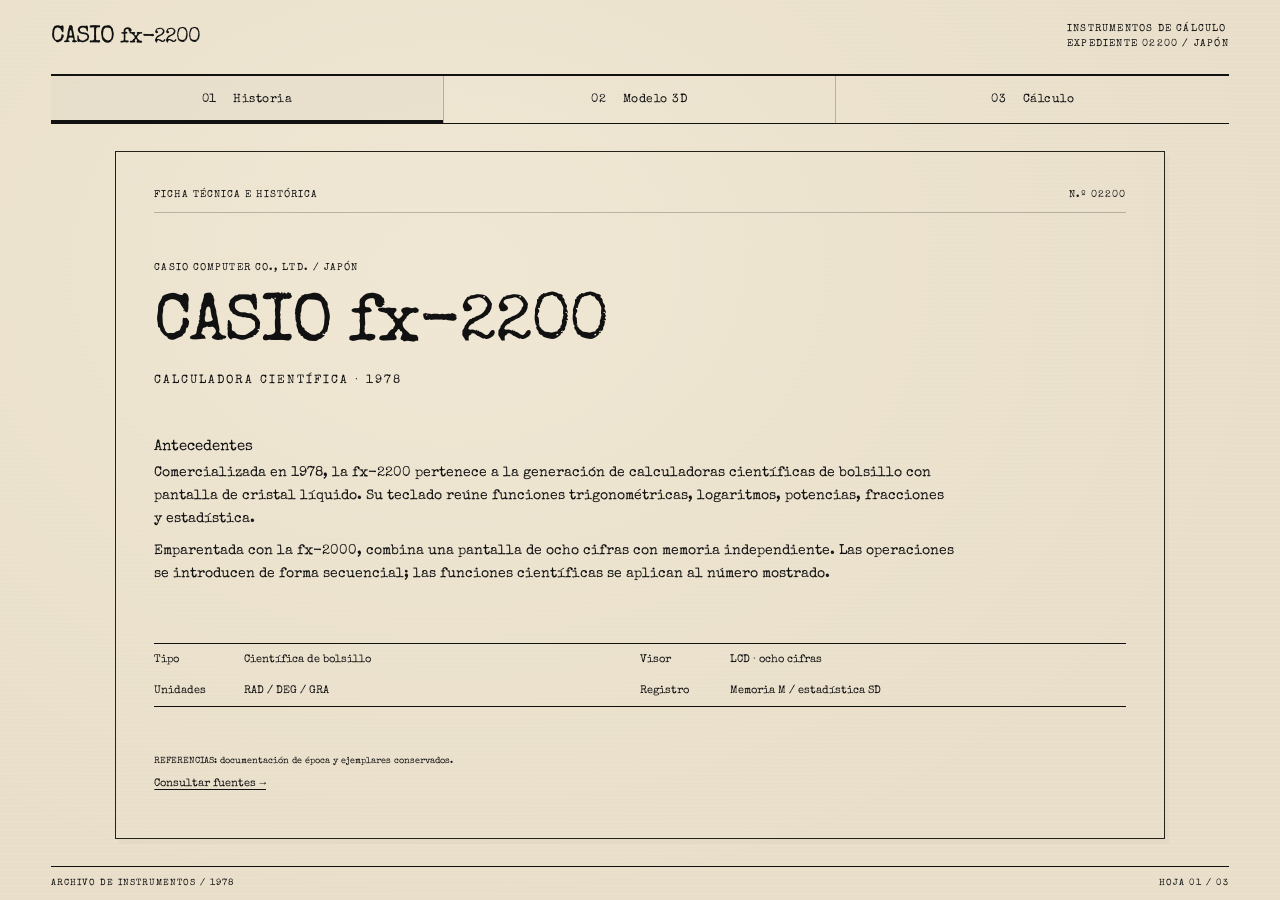
<file: app/src/main/assets/index.html>
<!doctype html>
<html lang="es">
<head>
<meta charset="utf-8"><meta name="viewport" content="width=device-width, initial-scale=1, viewport-fit=cover">
<meta name="theme-color" content="#e9dfca">
<meta http-equiv="Content-Security-Policy" content="default-src 'self'; script-src 'self'; style-src 'self' 'unsafe-inline'; img-src 'self' data: blob:; font-src 'self'; connect-src 'self' blob:; worker-src 'self' blob:; object-src 'none'; base-uri 'none'">
<title>CASIO fx-2200 · 1978</title><link rel="stylesheet" href="styles.css">
</head>
<body>
<header class="masthead"><button class="wordmark" data-page="intro" aria-label="Casio fx-2200, inicio">CASIO <span>fx-2200</span></button><span class="file-mark">INSTRUMENTOS DE CÁLCULO<br>EXPEDIENTE 02200 / JAPÓN</span></header>
<nav class="tabs" aria-label="Secciones"><button data-page="intro" aria-current="page"><span>01</span> Historia</button><button data-page="exhibit"><span>02</span> Modelo 3D</button><button data-page="calculator"><span>03</span> Cálculo</button></nav>
<main>
<section id="intro" class="page" aria-labelledby="intro-title">
  <div class="history-sheet">
    <div class="document-line"><span>FICHA TÉCNICA E HISTÓRICA</span><span>N.º 02200</span></div>
    <div class="history-heading"><p class="eyebrow">CASIO COMPUTER CO., LTD. / JAPÓN</p><h1 id="intro-title">CASIO <span>fx-2200</span></h1><p class="subtitle">CALCULADORA CIENTÍFICA · 1978</p></div>
    <div class="history-copy"><h2>Antecedentes</h2><p>Comercializada en 1978, la fx-2200 pertenece a la generación de calculadoras científicas de bolsillo con pantalla de cristal líquido. Su teclado reúne funciones trigonométricas, logaritmos, potencias, fracciones y estadística.</p><p>Emparentada con la fx-2000, combina una pantalla de ocho cifras con memoria independiente. Las operaciones se introducen de forma secuencial; las funciones científicas se aplican al número mostrado.</p></div>
    <dl class="specifications"><div><dt>Tipo</dt><dd>Científica de bolsillo</dd></div><div><dt>Visor</dt><dd>LCD · ocho cifras</dd></div><div><dt>Unidades</dt><dd>RAD / DEG / GRA</dd></div><div><dt>Registro</dt><dd>Memoria M / estadística SD</dd></div></dl>
    <div class="sheet-bottom"><p>REFERENCIAS: documentación de época y ejemplares conservados.<br><button class="text-button" id="sources-button">Consultar fuentes →</button></p></div>
  </div>
</section>
<section id="exhibit" class="page" hidden aria-labelledby="model-title">
  <div class="section-heading"><div><p class="eyebrow">02 / EXAMEN DEL EJEMPLAR</p><h2 id="model-title">CASIO fx-2200</h2></div><span class="side-label">VISTA TRIDIMENSIONAL</span></div>
  <div class="model-frame"><div class="corner top-left"></div><div class="corner bottom-right"></div><div id="scene" role="img" aria-label="Modelo tridimensional de la Casio fx-2200. Arrastre para girarlo."></div><p id="model-status" role="status">Modelo local preparado para su examen.</p><div class="model-tools"><button id="reset-camera">Restablecer vista</button></div></div>
  <div class="page-bottom"><p>Arrastrar: girar. Pellizcar o rueda: acercar.</p></div>
</section>
<section id="calculator" class="page" hidden aria-labelledby="calc-title">
  <div class="section-heading"><div><p class="eyebrow">03 / MESA DE CÁLCULO</p><h2 id="calc-title">Operación del instrumento</h2></div><button id="copy-result" class="small-button">Copiar resultado</button></div>
  <div class="calc-workspace">
    <aside class="operating-note"><span class="note-number">INSTRUCCIÓN / 01</span><h3>Entrada secuencial</h3><p>Introduzca el valor y después pulse la función.</p><p class="example">30 → sin<br>DEG: 0.5</p><p>El selector MODE recorre RAD, DEG, GRA y SD.</p><div class="note-rule"></div><p>INV activa las funciones inscritas debajo de las teclas. En SD, M+ registra datos.</p></aside>
    <div id="machine-stage"><div id="machine" aria-label="Calculadora Casio fx-2200">
      <div class="machine-brand"><button id="power" data-key="POWER" aria-label="Encender o apagar" title="Encender o apagar">I/O</button><div><strong>CASIO</strong><small>SCIENTIFIC CALCULATOR</small></div><span>fx-2200</span></div>
      <div class="display-surround"><div class="lcd"><div class="annunciators"><span id="mode-indicator">RAD</span><span id="memory-indicator"></span><span id="prefix-indicator"></span><span id="pending-indicator"></span></div><output id="display" aria-live="polite" aria-label="Resultado">0</output></div></div>
      <div id="scientific-keys" class="scientific-keys"></div><div id="numeric-keys" class="numeric-keys"></div>
      <div class="machine-foot">CASIO COMPUTER CO., LTD. <span>fx-2200</span></div>
    </div></div>
    <aside class="register-note"><span class="note-number">REGISTRO / M</span><h3>Memoria</h3><output id="memory-value">0</output><p>M in: guardar.<br>MR: recuperar.<br>M+: acumular.</p><div class="note-rule"></div><span class="note-number">REGISTRO / SD</span><p>Datos: <output id="stat-count">0</output></p><button id="clear-stat" class="text-button">Borrar datos SD</button><button id="clear-memory" class="text-button">Borrar memoria M</button></aside>
  </div>
  <div class="calculation-strip"><p id="calculation-notice" role="status">Preparada. Introduzca el número antes de la función.</p><div class="calculation-actions"><button id="help-button" class="text-button">Manual de operación</button><button id="settings-button" class="text-button">Ajustes</button></div></div>
</section>
</main>
<footer><span>ARCHIVO DE INSTRUMENTOS / 1978</span><span id="page-number">HOJA 01 / 03</span></footer>
<dialog id="help-dialog" aria-labelledby="help-title"><div class="dialog-heading"><h2 id="help-title">Manual de operación</h2><button id="close-help" aria-label="Cerrar manual">Cerrar ×</button></div><nav id="manual-tabs" aria-label="Capítulos del manual"></nav><article id="manual-content"></article><div class="manual-pager"><button id="manual-prev">← Anterior</button><span id="manual-page"></span><button id="manual-next">Siguiente →</button></div></dialog>
<dialog id="sources-dialog" aria-labelledby="sources-title"><div class="dialog-heading"><h2 id="sources-title">Fuentes documentales</h2><button id="close-sources" aria-label="Cerrar fuentes">Cerrar ×</button></div><nav id="sources-tabs" aria-label="Documentación histórica"><button aria-current="page">Fuentes</button></nav><article id="sources-content"></article></dialog>
<dialog id="settings-dialog" aria-labelledby="settings-title"><div class="dialog-heading"><h2 id="settings-title">Ajustes</h2><button id="close-settings">Cerrar ×</button></div><div class="settings-content"><button id="haptic-toggle" aria-pressed="true">Respuesta táctil: sí</button><button id="sound-toggle" aria-pressed="true">Sonido: sí</button><button id="share-result">Compartir resultado</button><button id="mobile-clear-stat">Borrar datos SD</button><button id="mobile-clear-memory">Borrar memoria M</button></div></dialog>
<div id="toast" role="status"></div><script type="module" src="app.js"></script>
</body></html>
</file>
<file: app/src/main/assets/styles.css>
@font-face{font-family:Typewriter;src:url('./vendor/font/SpecialElite-Regular.ttf') format('truetype');font-display:swap}
:root{color-scheme:light;--paper:#e9dfca;--ink:#111;--line:#25221c;--light-line:rgba(17,17,17,.24);font-family:Typewriter,'Courier New',monospace;color:var(--ink);background:var(--paper)}
*{box-sizing:border-box}html,body{height:100%;width:100%;margin:0;overflow:hidden;overscroll-behavior:none}body{display:grid;grid-template-rows:auto auto minmax(0,1fr) auto;padding:0 clamp(12px,4vw,64px);background:radial-gradient(ellipse at 35% 30%,#f3ebd9aa,transparent 72%),repeating-linear-gradient(0deg,#00000002 0,#00000002 1px,transparent 1px,transparent 4px),var(--paper);color:#111}button,a,select{font:inherit;color:#111}button{cursor:pointer;border:1px solid var(--ink);border-radius:0;background:transparent;padding:10px 15px;touch-action:manipulation;-webkit-tap-highlight-color:transparent}button:hover{background:#00000009}button:active{transform:translateY(1px)}button:focus-visible,a:focus-visible{outline:2px solid #111;outline-offset:3px}button:disabled{opacity:.4;cursor:default}button[aria-pressed=true]{background:#d0c4aa;box-shadow:inset 0 0 0 1px #111}h1,h2,h3,p{margin:0}h1,h2,h3{font-weight:400}p{line-height:1.55}a{color:#111;text-decoration:underline;text-underline-offset:3px}[hidden]{display:none!important}.masthead{height:76px;display:flex;align-items:center;gap:24px;border-bottom:2px solid #111}.wordmark{border:0;padding:0;font-size:24px;letter-spacing:-1px;white-space:nowrap}.wordmark span{font-size:21px}.file-mark{font-size:10px;line-height:1.55;letter-spacing:1.2px;margin-left:auto}.small-button{font-size:11px;padding:8px 11px}.tabs{display:grid;grid-template-columns:repeat(3,1fr);border-bottom:1px solid var(--ink);height:48px}.tabs button{border:0;border-right:1px solid var(--light-line);font-size:12px;letter-spacing:.5px}.tabs button:last-child{border-right:0}.tabs span{margin-right:12px}.tabs button[aria-current=page]{box-shadow:inset 0 -3px #111;background:#00000005}main{min-height:0;position:relative}.page{height:100%;min-height:0;padding:clamp(14px,3vh,34px) 0;display:flex;flex-direction:column;gap:18px}footer{height:34px;display:flex;justify-content:space-between;align-items:center;border-top:1px solid #111;font-size:9px;letter-spacing:1px}.history-sheet{width:min(100%,1050px);height:100%;margin:auto;display:flex;flex-direction:column;justify-content:space-between;gap:12px;border:1px solid var(--line);padding:clamp(18px,3vw,40px);position:relative;box-shadow:4px 5px 0 #00000006}.document-line{font-size:10px;display:flex;justify-content:space-between;letter-spacing:1px;border-bottom:1px solid var(--light-line);padding-bottom:12px}.eyebrow{font-size:10px;letter-spacing:1.1px;line-height:1.4}.history-heading h1{font-size:clamp(34px,5.6vw,66px);line-height:1.2;margin:12px 0 6px;letter-spacing:-2px}.history-heading h1 span{white-space:nowrap}.subtitle{font-size:12px;letter-spacing:2px}.history-copy{max-width:800px}.history-copy h2{font-size:15px;margin-bottom:8px}.history-copy p{font-size:clamp(11px,1.2vw,14px);margin-bottom:9px;line-height:1.65}.specifications{display:grid;grid-template-columns:1fr 1fr;margin:0;border-top:1px solid #111;border-bottom:1px solid #111}.specifications div{display:flex;gap:12px;padding:10px 0;font-size:11px}.specifications dt{min-width:78px}.specifications dd{margin:0}.sheet-bottom{display:flex;align-items:end;justify-content:space-between;gap:15px}.sheet-bottom p{font-size:9px;line-height:1.65}.text-button{border:0;padding:6px 0;font-size:11px;text-decoration:underline;text-underline-offset:3px;text-align:left}.primary{font-size:12px;white-space:nowrap;padding:13px 16px;box-shadow:3px 3px 0 #111}.section-heading{display:flex;justify-content:space-between;align-items:center;gap:12px;flex-shrink:0}.section-heading h2{font-size:22px;margin-top:5px}.side-label{font-size:10px;letter-spacing:1px}.model-frame{flex:1;min-height:0;border:1px solid var(--light-line);position:relative;background:radial-gradient(ellipse at center,#fbf7ed55,transparent 65%)}#scene{position:absolute;inset:0}#scene canvas{display:block;height:100%;width:100%;touch-action:none}#model-status{position:absolute;top:15px;left:18px;right:18px;font-size:10px;pointer-events:none}.model-tools{position:absolute;bottom:16px;left:18px;right:18px;display:flex;gap:10px;justify-content:center}.model-tools button{font-size:10px;background:#e9dfcae8;padding:10px}.corner{position:absolute;width:24px;height:24px;z-index:1;pointer-events:none}.top-left{top:-1px;left:-1px;border-top:2px solid;border-left:2px solid}.bottom-right{bottom:-1px;right:-1px;border-bottom:2px solid;border-right:2px solid}.page-bottom{display:flex;align-items:center;justify-content:space-between;gap:12px}.page-bottom p{font-size:11px}.calc-workspace{display:grid;grid-template-columns:minmax(0,1fr) minmax(260px,400px) minmax(0,1fr);gap:clamp(15px,4vw,60px);flex:1;min-height:0;max-width:1120px;width:100%;align-self:center}.operating-note,.register-note{align-self:center;font-size:12px;max-width:215px}.note-number{font-size:9px;letter-spacing:.9px}.operating-note h3,.register-note h3{font-size:20px;margin:12px 0}.operating-note p,.register-note p{font-size:12px;line-height:1.65;margin-bottom:14px}.example{border-left:2px solid #111;padding:8px 0 8px 16px}.note-rule{height:1px;background:var(--light-line);margin:22px 0}.register-note{justify-self:end}.register-note>output{font-family:'Courier New',monospace;font-size:25px;display:block;border-bottom:1px solid #111;padding-bottom:10px;margin-bottom:12px;overflow-wrap:anywhere}.register-note .text-button{display:block;margin-top:10px}#machine-stage{position:relative;min-height:0;min-width:0}#machine{width:344px;height:568px;position:absolute;top:50%;left:50%;transform:translate(-50%,-50%) scale(var(--machine-scale,1));transform-origin:center;display:grid;grid-template-rows:72px 83px 174px 204px 20px;gap:0;padding:7px 14px 8px;border:2px solid #5a564d;border-radius:16px 16px 10px 10px;background:linear-gradient(112deg,#f1eddf,#d4cdbb 50%,#f1ebdd);box-shadow:inset 0 0 0 3px #ece7d8,4px 7px 0 #00000012;color:#111}.machine-brand{display:flex;align-items:center;gap:10px;border-bottom:1px solid #817a6b}.machine-brand #power{font-family:'Courier New',monospace;font-size:12px;width:32px;height:32px;padding:0;background:#b9b3a6;border:2px solid #817a6b;border-radius:4px}.machine-brand strong{font-family:Typewriter,monospace;font-size:24px;letter-spacing:-1.5px}.machine-brand small{font-family:'Courier New',monospace;font-size:7px;display:block;letter-spacing:.2px}.machine-brand>span{font-size:26px;margin-left:auto;white-space:nowrap}.display-surround{padding:12px 8px 13px;background:#605c52;margin:0 -9px 0;border-bottom:2px solid #938b7b}.lcd{height:100%;border:3px solid #aaa18a;border-radius:4px;background:#d6c997;box-shadow:inset 0 2px 5px #00000024;padding:4px 8px;color:#111;display:flex;flex-direction:column;justify-content:space-between}.annunciators{height:11px;display:flex;gap:8px;font-family:'Courier New',monospace;font-weight:bold;font-size:9px}#pending-indicator{margin-left:auto}#display{display:block;text-align:right;font-family:'Courier New',monospace;font-size:31px;line-height:1.1;letter-spacing:1px;font-weight:bold;white-space:nowrap}#display.long{font-size:22px;letter-spacing:0}.scientific-keys{display:grid;grid-template-columns:repeat(6,1fr);grid-template-rows:repeat(3,1fr);gap:3px 6px;padding:11px 0 7px}.key-cell{min-height:0;display:grid;grid-template-rows:12px 1fr 11px;gap:1px;position:relative}.key-cell>span{font-family:'Courier New',monospace;font-weight:bold;font-size:10px;line-height:11px;text-align:center;white-space:nowrap;pointer-events:none}.key-cell .key{padding:0;min-width:0;border:1px solid #555045;background:linear-gradient(#dad5c9,#bcb6a7);border-radius:4px;box-shadow:0 2px 0 #6e695d,inset 1px 1px 0 #eee8da;color:#111;font-family:'Courier New',monospace;font-size:12px;font-weight:bold}.key-cell .key:active{box-shadow:inset 0 1px 3px #0004;transform:translateY(2px)}.key-cell .key[aria-pressed=true]{background:#a79e89;box-shadow:inset 0 1px 4px #0006}.mode-cell{grid-column:span 2;grid-template-columns:1fr 1fr;grid-template-rows:12px 1fr 11px;column-gap:4px}.mode-cell>.mode-legend{grid-column:1;grid-row:1/4;font-size:8px;line-height:11px;align-self:center;text-align:left}.mode-cell>.key-label{grid-column:2;grid-row:1}.mode-cell>.key{grid-column:2;grid-row:2}.mode-cell>.key-secondary{grid-column:2;grid-row:3}.numeric-keys{display:grid;grid-template-columns:repeat(5,1fr);grid-template-rows:repeat(4,1fr);gap:7px 10px;padding:4px 1px 8px}.numeric-keys .key-cell{grid-template-rows:1fr 10px;gap:0}.numeric-keys .key-label{display:none}.numeric-keys .key{font-size:25px;border-radius:5px;background:linear-gradient(#e5ddcc,#c7beaa)}.numeric-keys .key[data-key=EXP],.numeric-keys .key[data-key=MPLUS]{font-size:15px}.numeric-keys .clear-key{background:linear-gradient(#e4c899,#c6a876)}.machine-foot{display:flex;justify-content:space-between;align-items:center;border-top:1px solid #a69d89;font-family:'Courier New',monospace;font-size:7px;letter-spacing:.4px}.machine-foot span{font-family:Typewriter,monospace;font-size:10px}.calculation-strip{display:flex;gap:12px;justify-content:space-between;align-items:center;border-top:1px solid var(--light-line);padding-top:9px;flex-shrink:0;min-height:34px}.calculation-strip p{font-size:11px;line-height:1.3}.calculation-strip .text-button{flex-shrink:0}dialog{color:#111;background:var(--paper);border:1px solid #111;border-radius:0;box-shadow:7px 7px 0 #0002;padding:24px;width:min(680px,calc(100vw - 24px));height:min(530px,calc(100dvh - 32px));max-height:calc(100dvh - 32px);overflow:hidden}dialog[open]{display:flex;flex-direction:column;gap:16px}dialog::backdrop{background:#1c180f88}.dialog-heading{display:flex;align-items:center;justify-content:space-between;gap:10px;border-bottom:1px solid #111;padding-bottom:12px;flex-shrink:0}.dialog-heading h2{font-size:20px}.dialog-heading button{font-size:11px;padding:7px}#manual-tabs{display:grid;grid-template-columns:repeat(6,1fr);gap:4px;flex-shrink:0}#manual-tabs button{font-size:10px;padding:8px 3px}#manual-content{flex:1;min-height:0;font-size:13px;line-height:1.5}#manual-content h3{font-size:20px;margin-bottom:14px}#manual-content p{margin-bottom:12px}#manual-content .manual-example{border-left:2px solid #111;padding:8px 12px;background:#00000004;font-size:12px}#manual-content .source-list{font-size:11px;line-height:1.7;overflow-wrap:anywhere}#manual-content small{font-size:10px;line-height:1.4;display:block}#manual-content a{cursor:pointer}.manual-pager{display:flex;justify-content:space-between;align-items:center;border-top:1px solid #111;padding-top:12px;flex-shrink:0;font-size:11px}.manual-pager button{font-size:11px;padding:8px}.settings-content{display:grid;grid-template-columns:1fr 1fr;gap:12px;font-size:12px}.settings-content>p,.mode-options{grid-column:1/-1}.mode-options{display:flex;gap:8px}.mode-options button{flex:1}.settings-content>button{font-size:11px}#toast{position:fixed;bottom:44px;left:50%;transform:translateX(-50%);max-width:calc(100% - 30px);background:var(--paper);border:1px solid #111;padding:12px 18px;box-shadow:3px 3px #0002;font-size:11px;visibility:hidden;z-index:5}#toast.visible{visibility:visible}
@media(max-width:850px){.calc-workspace{grid-template-columns:1fr minmax(240px,344px);gap:25px}.register-note{display:none}.history-copy p{font-size:12px}.file-mark{font-size:9px}.history-sheet{padding:23px}.sheet-bottom{align-items:start}.sheet-bottom p{max-width:250px}.section-heading h2{font-size:19px}}
@media(max-width:600px){body{padding:0 14px}.masthead{height:58px;gap:10px}.wordmark{font-size:20px}.wordmark span{font-size:17px}.file-mark{display:none}.masthead>.small-button{margin-left:auto}.tabs{height:42px}.tabs button{font-size:10px;padding:4px}.tabs span{margin-right:4px}.page{padding:14px 0;gap:12px}.history-sheet{padding:17px;gap:10px}.document-line{font-size:8px;padding-bottom:9px;letter-spacing:.2px}.history-heading h1{font-size:38px;margin:9px 0 5px}.eyebrow{font-size:8px;letter-spacing:.6px}.subtitle{font-size:9px;letter-spacing:.6px}.history-copy h2{font-size:13px;margin-bottom:7px}.history-copy p{font-size:11px;line-height:1.5;margin-bottom:8px}.specifications{grid-template-columns:1fr}.specifications div{font-size:10px;padding:5px 0}.specifications dt{min-width:70px}.sheet-bottom{display:flex;flex-direction:column;gap:9px}.sheet-bottom p{font-size:8px;max-width:none}.sheet-bottom p br{display:none}.sheet-bottom .text-button{font-size:9px;padding:3px 0}.sheet-bottom .primary{width:100%;font-size:11px;padding:11px}.section-heading h2{font-size:17px}.side-label{font-size:8px}.model-tools{bottom:12px;left:8px;right:8px;gap:7px}.model-tools button{font-size:9px;padding:9px}#model-status{font-size:9px;left:12px;top:12px}.page-bottom{align-items:start}.page-bottom p{font-size:9px;max-width:135px}.page-bottom .primary{font-size:10px;padding:10px}.calc-workspace{display:block;position:relative}.operating-note{display:none}#machine-stage{width:100%;height:100%}.calculation-strip p{font-size:9px}.calculation-strip .text-button{font-size:10px}footer{height:29px;font-size:7px;letter-spacing:.2px}.section-heading .small-button{font-size:9px;padding:7px}dialog{padding:17px;gap:12px}dialog[open]{gap:12px}.dialog-heading h2{font-size:17px}#manual-tabs{gap:3px}#manual-tabs button{font-size:8px;padding:8px 1px}#manual-content{font-size:11px}#manual-content h3{font-size:16px;margin-bottom:12px}#manual-content p{margin-bottom:10px}#manual-content .manual-example{font-size:10px;padding:7px 10px}#manual-content .source-list{font-size:9px;line-height:1.65}.settings-content{gap:10px}.settings-content>button{font-size:10px;padding:10px}.mode-options{gap:5px}.mode-options button{padding:10px 5px}}
@media(max-height:650px){.masthead{height:50px}.tabs{height:36px}.page{padding:9px 0;gap:8px}.history-sheet{padding:13px;gap:7px}.history-heading h1{font-size:34px;margin:5px 0}.history-heading .eyebrow{display:none}.history-copy p{font-size:10px;line-height:1.4;margin-bottom:6px}.history-copy h2{font-size:12px;margin-bottom:5px}.specifications{grid-template-columns:1fr 1fr}.specifications div{font-size:8px;gap:5px;padding:5px 0}.specifications dt{min-width:38px}.sheet-bottom p{font-size:7px}.sheet-bottom{gap:5px}.sheet-bottom .primary{padding:8px;font-size:10px}.document-line{padding-bottom:6px;font-size:8px}.subtitle{font-size:9px}.section-heading h2{font-size:15px}.section-heading .eyebrow{font-size:8px}footer{height:24px;font-size:7px}.calculation-strip{padding-top:5px;min-height:25px}.calculation-strip p{font-size:8px}.note-number{font-size:8px}.operating-note p{font-size:10px}.operating-note h3{font-size:16px}.note-rule{margin:12px 0}dialog[open]{gap:8px}dialog{padding:12px}.dialog-heading{padding-bottom:7px}.dialog-heading h2{font-size:16px}#manual-tabs button{padding:6px 2px}#manual-content{font-size:10px;line-height:1.4}#manual-content h3{font-size:15px;margin-bottom:8px}#manual-content p{margin-bottom:7px}#manual-content .manual-example{font-size:10px;padding:6px 8px}#manual-content small{font-size:8px}.manual-pager{padding-top:7px}.settings-content{gap:7px}.settings-content>button{padding:7px}.model-tools button{padding:7px}}
@media(orientation:landscape) and (max-height:500px){.masthead{height:37px}.tabs{height:31px}.page{padding:7px 0;gap:6px}.history-sheet{display:grid;grid-template-columns:1.2fr 1fr;grid-template-rows:auto auto 1fr auto;gap:7px 20px;padding:12px 18px}.document-line{grid-column:1/-1}.history-heading{grid-column:1;grid-row:2}.history-heading h1{font-size:30px}.history-copy{grid-column:1;grid-row:3/5}.history-copy p{font-size:9px}.history-copy h2{font-size:11px}.specifications{grid-column:2;grid-row:2/4;display:block}.specifications div{padding:5px 0;font-size:9px;gap:8px}.sheet-bottom{grid-column:2;grid-row:4}.sheet-bottom p{display:none}.sheet-bottom .primary{font-size:10px;padding:9px}.section-heading .eyebrow{display:none}.calc-workspace{display:grid;grid-template-columns:1fr 230px 1fr;gap:15px}.operating-note,.register-note{display:block}.operating-note h3,.register-note h3{font-size:13px;margin:5px 0}.operating-note p,.register-note p{font-size:9px;margin-bottom:6px}.operating-note .example{padding:5px 8px}.operating-note .note-rule,.operating-note .note-rule+p{display:none}.register-note>output{font-size:16px;padding-bottom:5px;margin-bottom:5px}.register-note .note-rule{margin:7px 0}.register-note .text-button{margin-top:2px;font-size:8px}.model-tools{left:auto;right:10px;bottom:10px;flex-direction:column}.page-bottom .primary{padding:7px;font-size:9px}.page-bottom p{font-size:9px}.side-label{font-size:8px}#manual-tabs button{font-size:9px}#manual-content h3{font-size:13px;margin-bottom:5px}#manual-content p{margin-bottom:5px;font-size:9px}#manual-content .manual-example{font-size:9px;padding:4px 7px}#manual-content .source-list{font-size:8px;line-height:1.3}.manual-pager button{padding:5px}.settings-content{grid-template-columns:repeat(4,1fr);gap:6px}.settings-content>button{font-size:9px;padding:7px}.settings-content>p{margin:0}.mode-options{grid-column:1/-1}.mode-options button{padding:6px}}
@media(prefers-reduced-motion:reduce){*{scroll-behavior:auto!important}}

@media(orientation:landscape) and (max-height:500px){
 .calc-workspace{display:block}.operating-note,.register-note{display:none}#machine-stage{height:100%;width:100%}
 #machine{width:620px;height:240px;grid-template-columns:250px 330px;grid-template-rows:42px 61px 111px 12px;column-gap:12px;padding:5px 12px;border-radius:9px}
 .machine-brand{grid-column:1;grid-row:1;gap:7px}.machine-brand #power{width:25px;height:25px;font-size:10px}.machine-brand strong{font-size:20px}.machine-brand>span{font-size:24px}.machine-brand small{font-size:6px}
 .display-surround{grid-column:1;grid-row:2;margin:0;padding:5px;background:#605c52}.lcd{padding:2px 6px}#display{font-size:26px}.annunciators{font-size:8px}
 .scientific-keys{grid-column:1;grid-row:3;padding:3px 0 1px;gap:2px 5px}.scientific-keys .key-cell{grid-template-rows:9px 1fr 8px;gap:0}.scientific-keys .key-label,.scientific-keys .key-secondary{font-size:8px;line-height:9px}.scientific-keys .key{font-size:10px}.scientific-keys .mode-cell{grid-template-rows:9px 1fr 8px}.mode-cell>.mode-legend{font-size:6px;line-height:8px}
 .numeric-keys{grid-column:2;grid-row:1/4;gap:7px 10px;padding:5px 0 0}.numeric-keys .key{font-size:26px}.numeric-keys .key-cell{grid-template-rows:1fr 10px}.machine-foot{grid-column:1/-1;grid-row:4}
}

/* Operation manual belongs to Cálculo; historical references belong to Historia. */
.calculation-actions{display:flex;align-items:center;gap:16px;flex-shrink:0}.calculation-actions button{white-space:nowrap}.calculation-strip p{min-width:0}
#manual-tabs{grid-template-columns:repeat(5,minmax(0,1fr))}#manual-tabs button{white-space:normal;line-height:1.25}
#sources-tabs{display:flex;flex-shrink:0}#sources-tabs button{font-size:11px;padding:8px 16px;box-shadow:inset 0 -2px #111}
#sources-content{flex:1;min-height:0;font-size:13px;line-height:1.5}#sources-content .source-list{font-size:12px;line-height:1.7}#sources-content p{margin-bottom:15px}#sources-content small{display:block;font-size:10px;line-height:1.5}
@media(max-width:600px){.calculation-actions{gap:12px}.calculation-actions .text-button{font-size:9px}#sources-content .source-list{font-size:11px;line-height:1.6}#sources-content p{margin-bottom:12px}#sources-content small{font-size:9px}#sources-tabs button{font-size:10px}}
@media(max-height:650px){.calculation-actions{gap:10px}.calculation-actions .text-button{font-size:9px}#sources-content .source-list{font-size:10px;line-height:1.5}#sources-content p{margin-bottom:10px}#sources-content small{font-size:8px}}
@media(orientation:landscape) and (max-height:500px){.sheet-bottom p{display:block;font-size:7px}.sheet-bottom .text-button{font-size:9px}#sources-content .source-list{font-size:9px;line-height:1.4}#sources-content p{margin-bottom:7px}#sources-content small{font-size:8px}}
</file>
